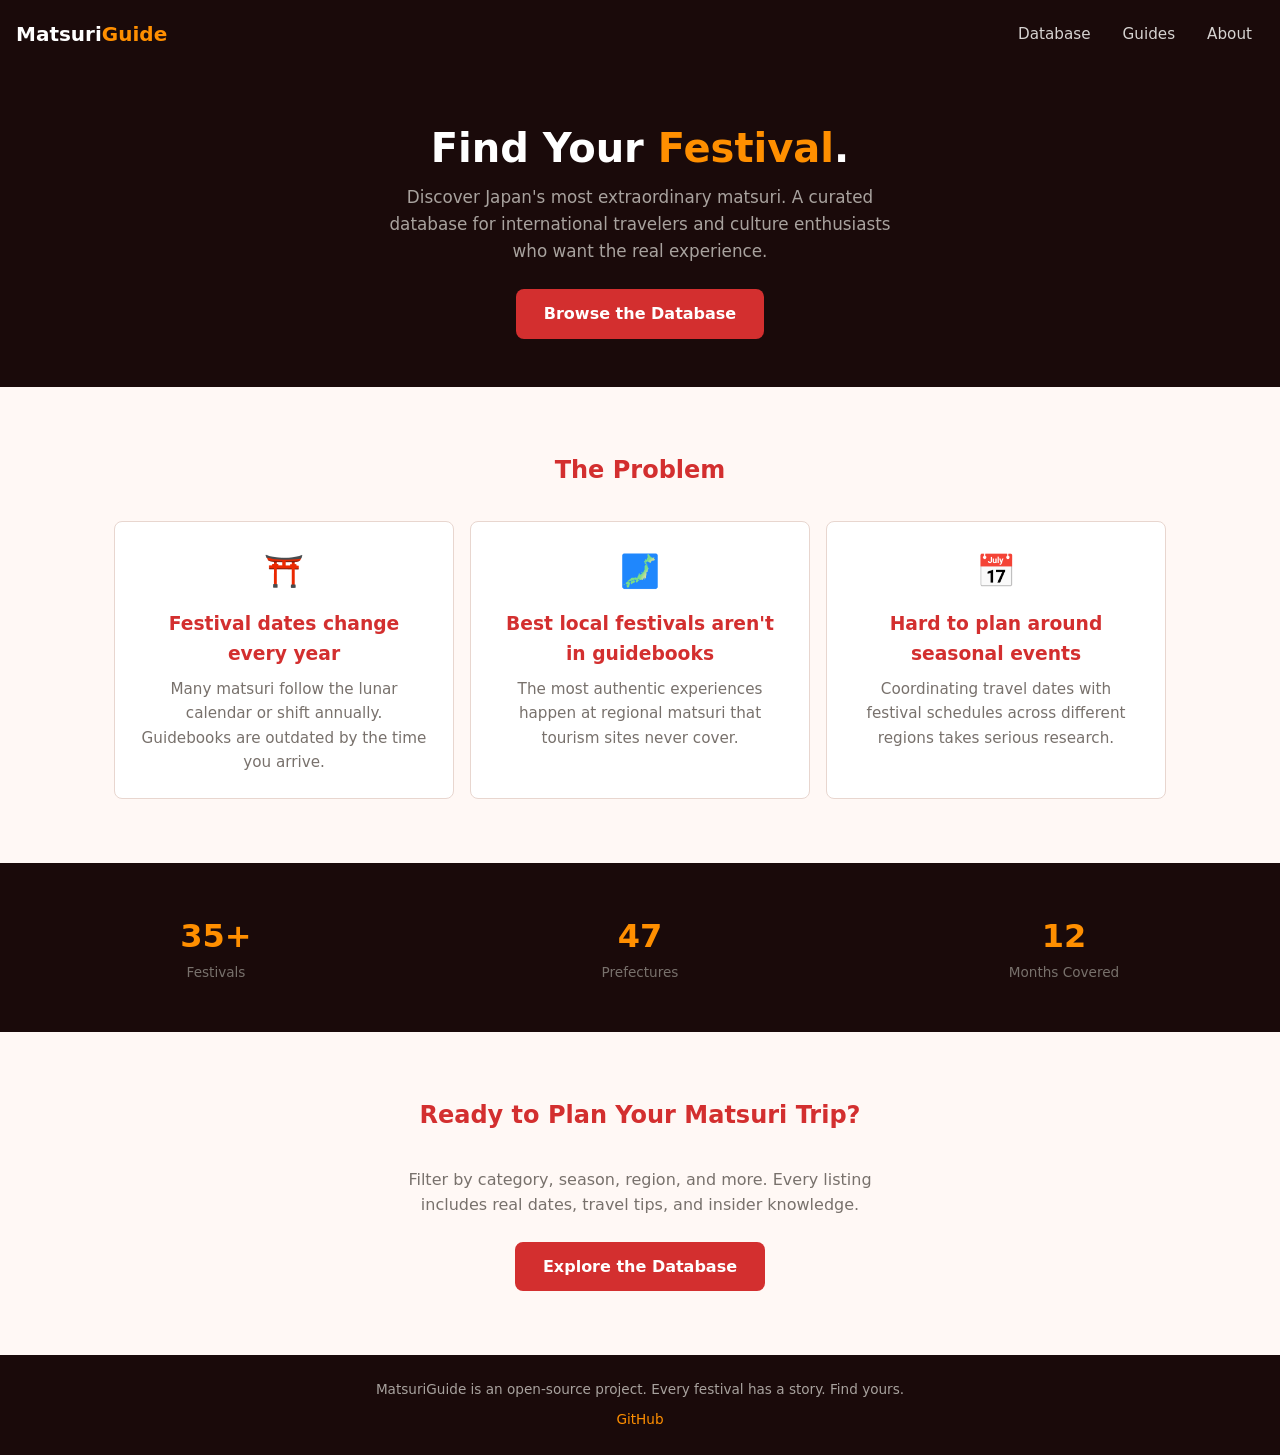
<file: index.html>
<!DOCTYPE html>
<html lang="en">
<head>
<meta charset="UTF-8">
<meta name="viewport" content="width=device-width,initial-scale=1">
<title>MatsuriGuide - Discover Japan's Festivals</title>
<meta name="description" content="A curated database of Japanese festivals (matsuri) for international travelers and culture enthusiasts. Plan your trip around Japan's most extraordinary celebrations.">
<meta property="og:title" content="MatsuriGuide - Discover Japan's Festivals">
<meta property="og:description" content="A curated database of Japanese festivals for international travelers. Find dates, locations, and insider tips for 35+ matsuri.">
<meta property="og:type" content="website">
<meta property="og:url" content="https://humancronadmin.github.io/matsuri-guide/">
<link rel="canonical" href="https://humancronadmin.github.io/matsuri-guide/">
<link rel="icon" href="favicon.svg" type="image/svg+xml">
<link rel="stylesheet" href="css/style.css">
<script async src="https://www.googletagmanager.com/gtag/js?id=G-MXKH7PSKC2"></script>
<script>window.dataLayer=window.dataLayer||[];function gtag(){dataLayer.push(arguments);}gtag("js",new Date());gtag("config","G-MXKH7PSKC2");</script>
<script type="text/javascript">(function(c,l,a,r,i,t,y){c[a]=c[a]||function(){(c[a].q=c[a].q||[]).push(arguments)};t=l.createElement(r);t.async=1;t.src="https://www.clarity.ms/tag/"+i;y=l.getElementsByTagName(r)[0];y.parentNode.insertBefore(t,y);})(window, document, "clarity", "script", "wa1jxs6bmh");</script>

<script type="application/ld+json">{"@context":"https://schema.org","@type":"WebSite","name":"MatsuriGuide","url":"https://humancronadmin.github.io/matsuri-guide/","description":"MatsuriGuide - Japanese festivals, matsuri calendar, summer festivals, fireworks, shrine festivals, regional events","inLanguage":"en","potentialAction":{"@type":"SearchAction","target":{"@type":"EntryPoint","urlTemplate":"https://humancronadmin.github.io/matsuri-guide/?q={search_term_string}"},"query-input":"required name=search_term_string"}}</script>
<script type="application/ld+json">{"@context":"https://schema.org","@type":"CollectionPage","name":"MatsuriGuide","url":"https://humancronadmin.github.io/matsuri-guide/","description":"MatsuriGuide - Japanese festivals, matsuri calendar, summer festivals, fireworks, shrine festivals, regional events","about":{"@type":"Thing","name":"Japanese festivals"},"audience":{"@type":"Audience","audienceType":"travelers and Japan residents who want to experience authentic Japanese festivals"},"isAccessibleForFree":true,"inLanguage":"en"}</script>
<script type="application/ld+json">{"@context":"https://schema.org","@type":"BreadcrumbList","itemListElement":[{"@type":"ListItem","position":1,"name":"Home","item":"https://humancronadmin.github.io/matsuri-guide/"}]}</script>
</head>
<body>
<nav class="nav">
  <a href="index.html" class="nav-brand">Matsuri<span>Guide</span></a>
  <div class="nav-links">
    <a href="database.html">Database</a>
    <a href="#guides">Guides</a>
    <a href="#about">About</a>
  </div>
</nav>
<section class="hero">
  <h1>Find Your <em>Festival</em>.</h1>
  <p>Discover Japan's most extraordinary matsuri. A curated database for international travelers and culture enthusiasts who want the real experience.</p>
  <a href="database.html" class="btn btn-primary">Browse the Database</a>
</section>
<section class="section">
  <h2 class="section-title">The Problem</h2>
  <div class="problem-grid" id="problems"></div>
</section>
<section class="section" style="background:var(--dark);color:#FFF;max-width:none;padding:48px 16px">
  <div class="stats-row" id="stats"></div>
</section>
<section class="section" style="text-align:center">
  <h2 class="section-title">Ready to Plan Your Matsuri Trip?</h2>
  <p style="color:var(--muted);margin-bottom:24px;max-width:480px;margin-left:auto;margin-right:auto">Filter by category, season, region, and more. Every listing includes real dates, travel tips, and insider knowledge.</p>
  <a href="database.html" class="btn btn-primary">Explore the Database</a>
</section>
<footer class="footer" id="about">
  <p>MatsuriGuide is an open-source project. Every festival has a story. Find yours.</p>
  <p style="margin-top:8px"><a href="https://github.com/humancronadmin">GitHub</a></p>
</footer>
<script>
const problems=[
  {icon:"\u26E9\uFE0F",title:"Festival dates change every year",desc:"Many matsuri follow the lunar calendar or shift annually. Guidebooks are outdated by the time you arrive."},
  {icon:"\uD83D\uDDFE",title:"Best local festivals aren't in guidebooks",desc:"The most authentic experiences happen at regional matsuri that tourism sites never cover."},
  {icon:"\uD83D\uDCC5",title:"Hard to plan around seasonal events",desc:"Coordinating travel dates with festival schedules across different regions takes serious research."}
];
const stats=[
  {num:"35+",label:"Festivals"},
  {num:"47",label:"Prefectures"},
  {num:"12",label:"Months Covered"}
];
document.getElementById("problems").innerHTML=problems.map(p=>`<div class="problem-card"><div class="icon">${p.icon}</div><h3>${p.title}</h3><p>${p.desc}</p></div>`).join("");
document.getElementById("stats").innerHTML=stats.map(s=>`<div class="stat"><div class="num">${s.num}</div><div class="label">${s.label}</div></div>`).join("");
</script>
</body>
</html>
</file>
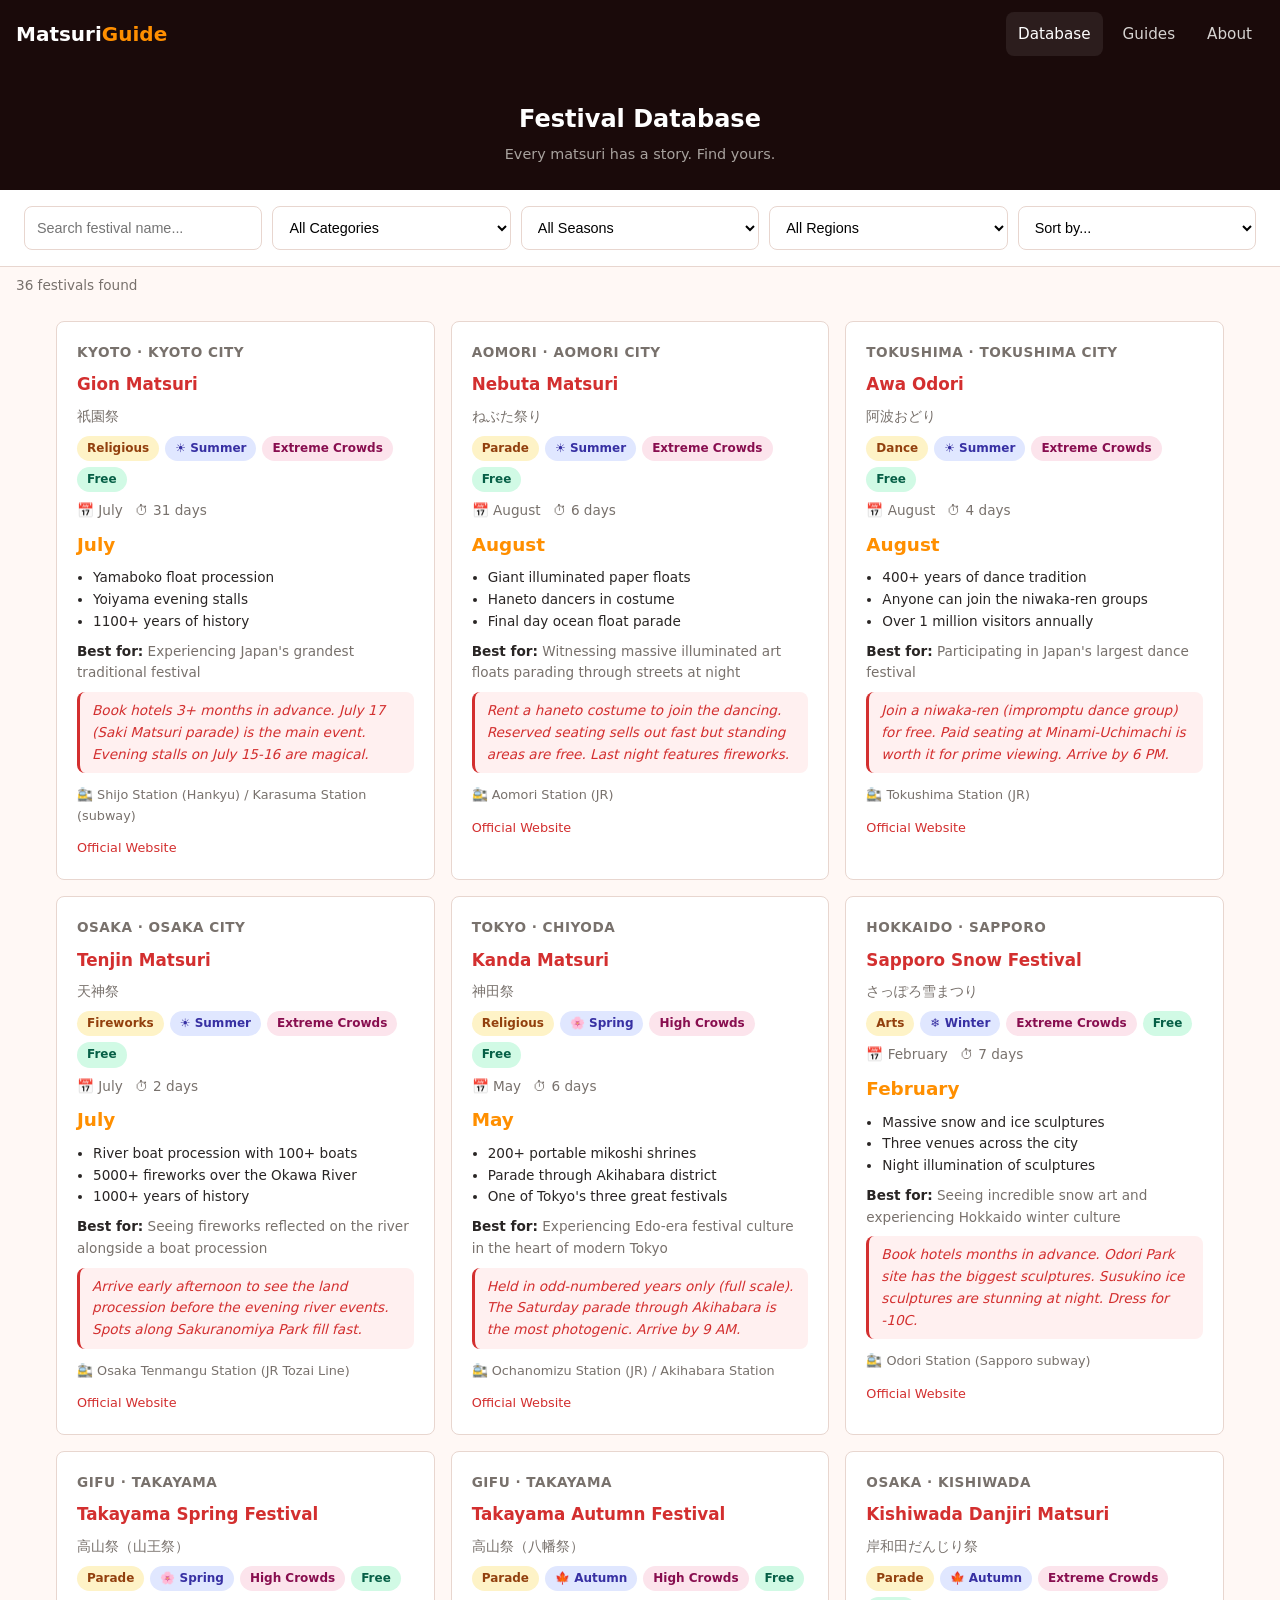
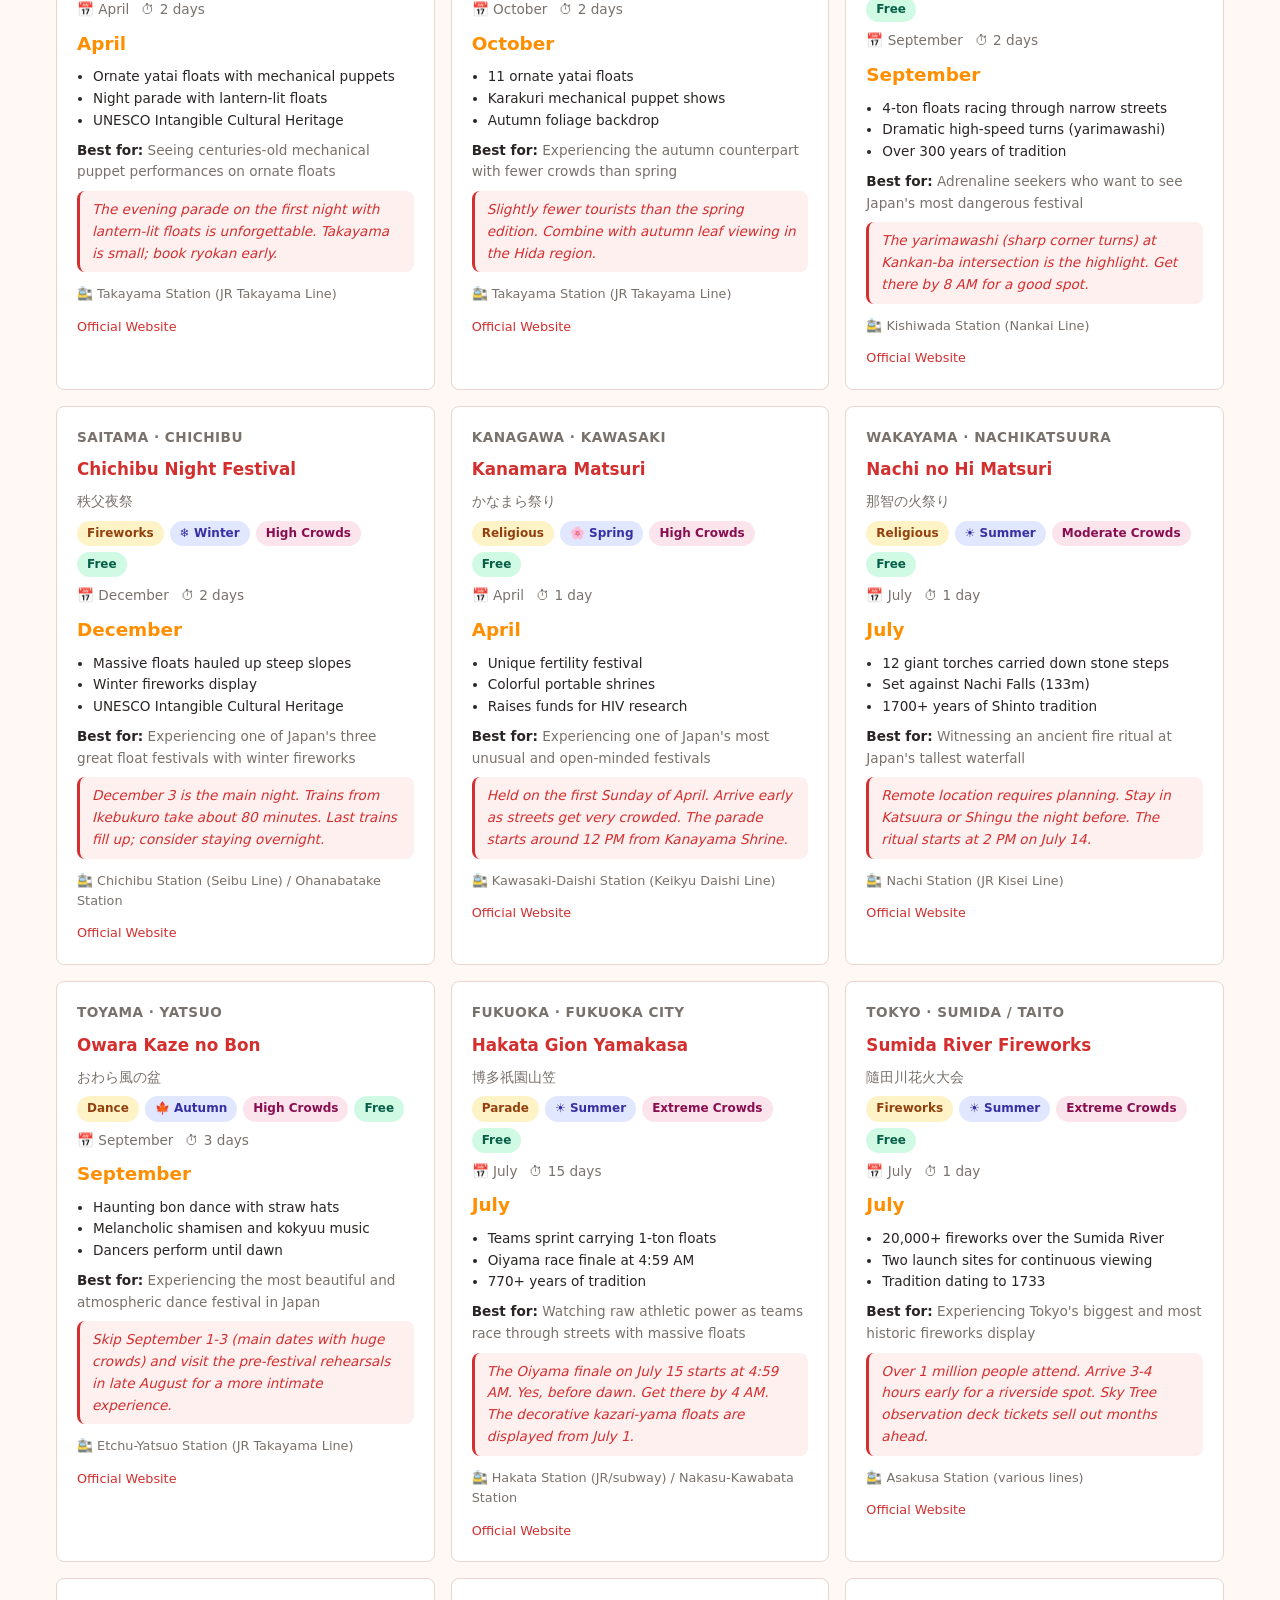
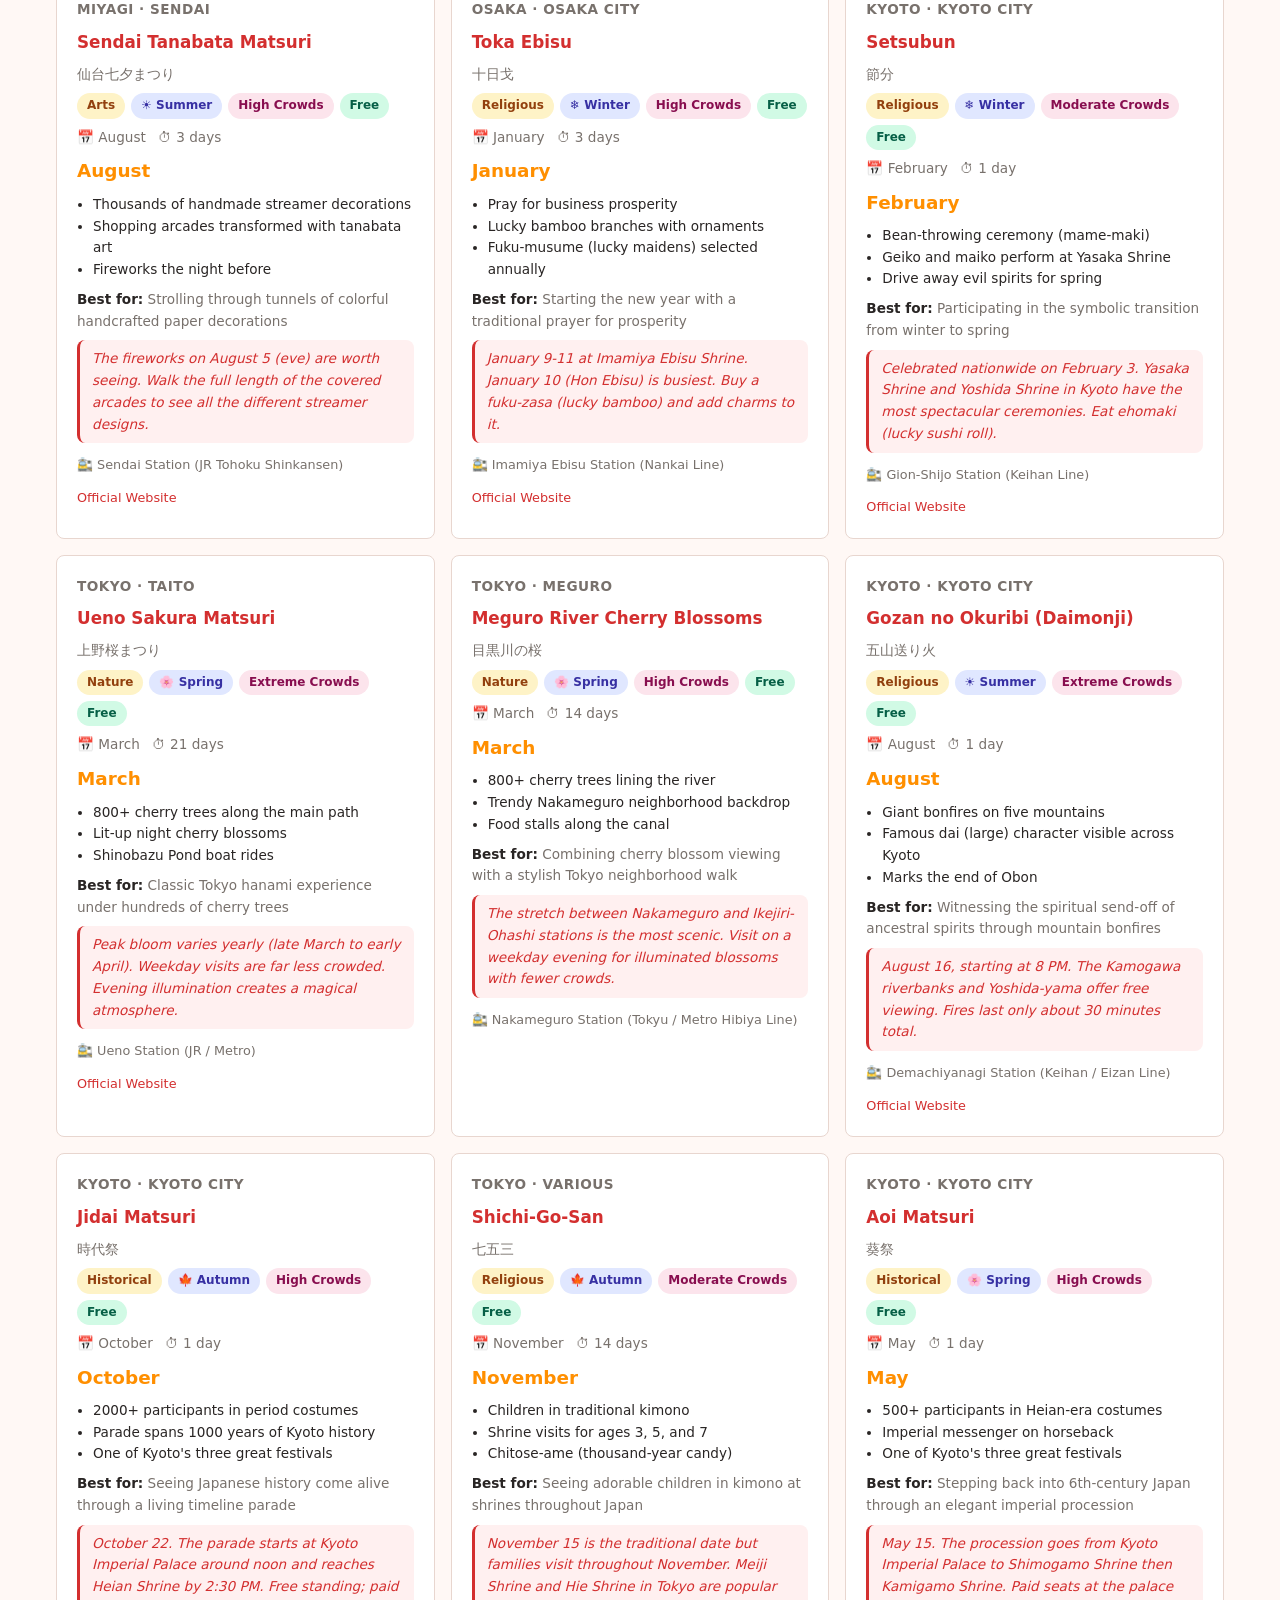
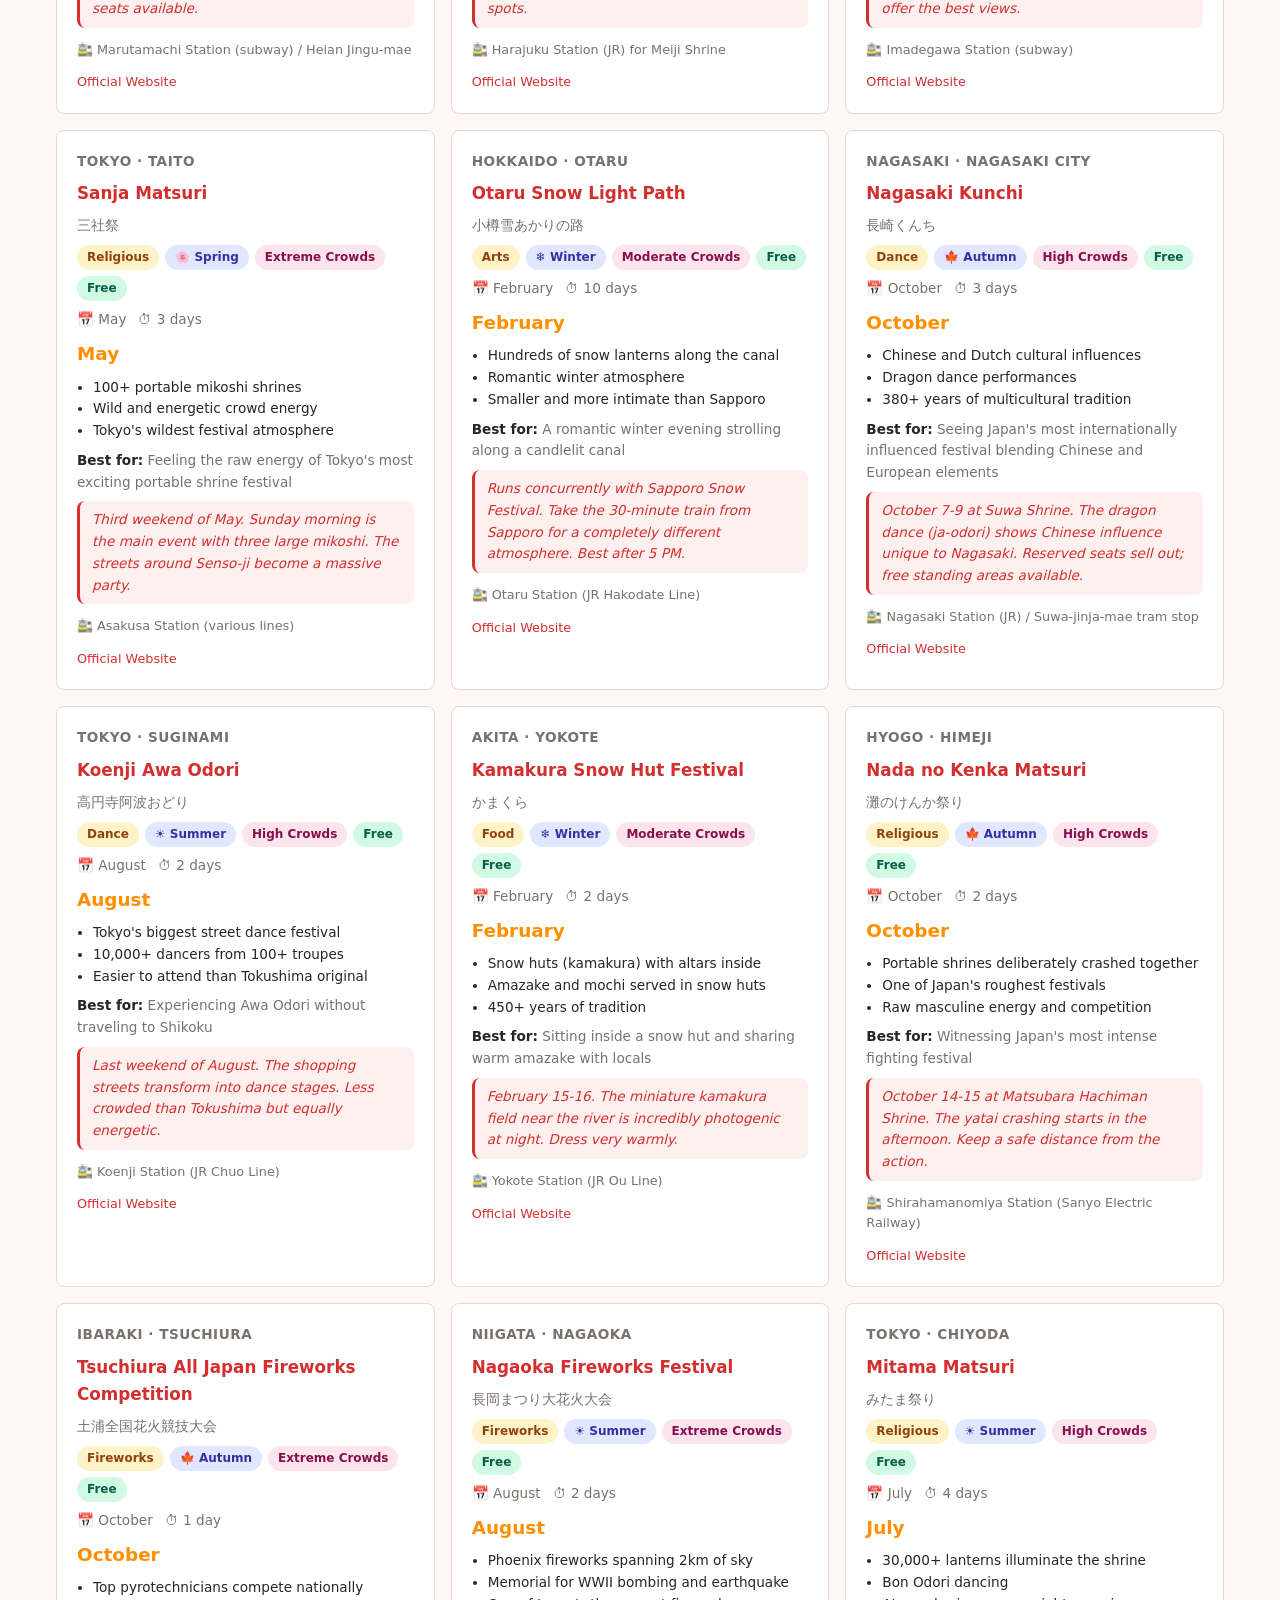
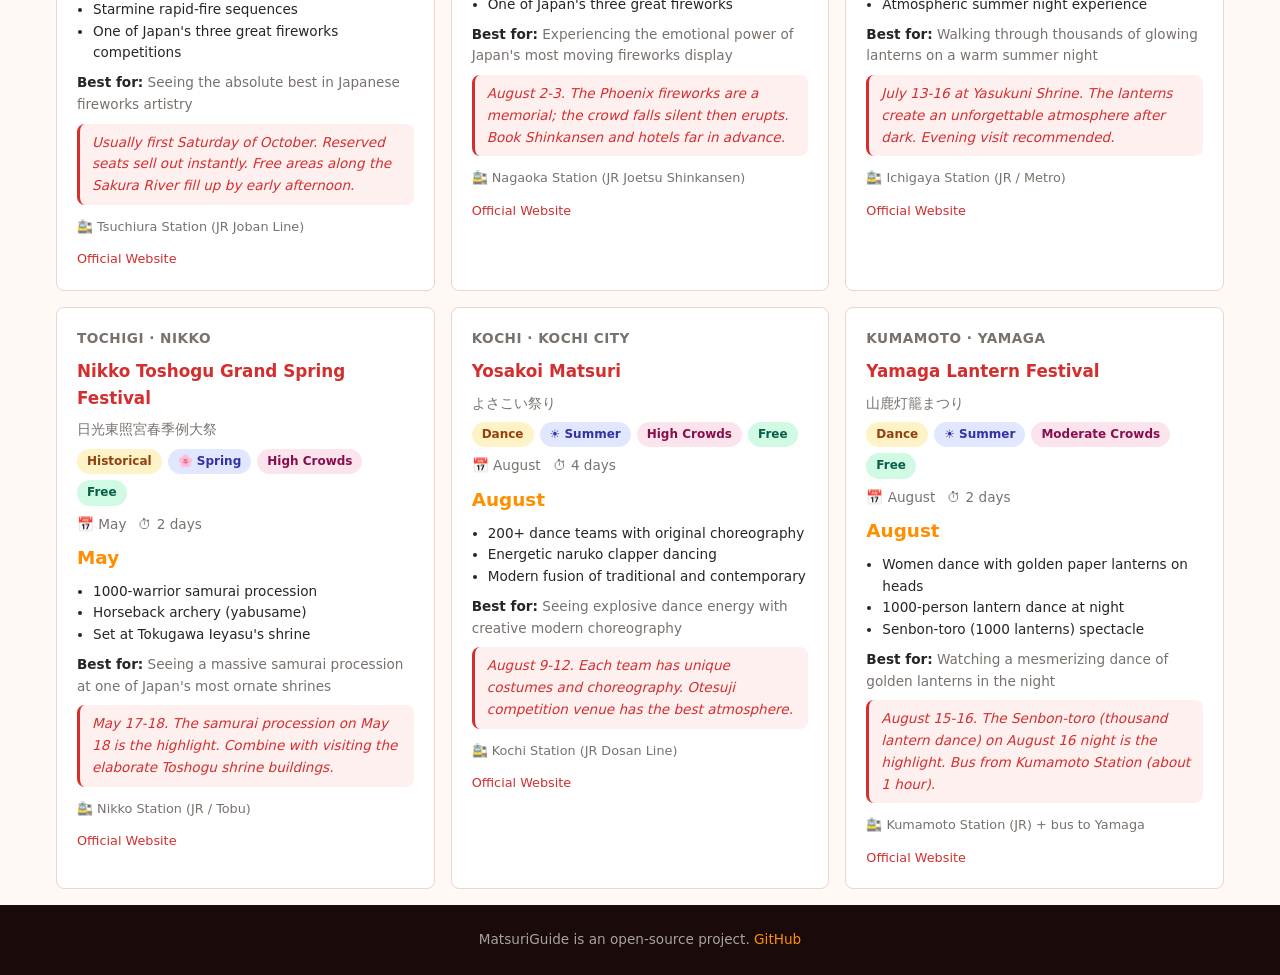
<file: database.html>
<!DOCTYPE html>
<html lang="en">
<head>
<meta charset="UTF-8">
<meta name="viewport" content="width=device-width,initial-scale=1">
<title>Database - MatsuriGuide</title>
<meta name="description" content="Browse and filter 35+ Japanese festivals by category, season, and region. Find dates, travel tips, and insider knowledge for every matsuri.">
<meta property="og:title" content="MatsuriGuide - Festival Database">
<meta property="og:description" content="Browse and filter 35+ Japanese festivals by category, season, region, and month. Plan your perfect matsuri experience.">
<meta property="og:type" content="website">
<meta property="og:url" content="https://humancronadmin.github.io/matsuri-guide/database.html">
<link rel="canonical" href="https://humancronadmin.github.io/matsuri-guide/database.html">
<link rel="icon" href="favicon.svg" type="image/svg+xml">
<link rel="stylesheet" href="css/style.css">
<script async src="https://www.googletagmanager.com/gtag/js?id=G-MXKH7PSKC2"></script>
<script>window.dataLayer=window.dataLayer||[];function gtag(){dataLayer.push(arguments);}gtag("js",new Date());gtag("config","G-MXKH7PSKC2");</script>
<script type="text/javascript">(function(c,l,a,r,i,t,y){c[a]=c[a]||function(){(c[a].q=c[a].q||[]).push(arguments)};t=l.createElement(r);t.async=1;t.src="https://www.clarity.ms/tag/"+i;y=l.getElementsByTagName(r)[0];y.parentNode.insertBefore(t,y);})(window, document, "clarity", "script", "wa1jxs6bmh");</script>
</head>
<body>
<nav class="nav">
  <a href="index.html" class="nav-brand">Matsuri<span>Guide</span></a>
  <div class="nav-links">
    <a href="database.html" class="active">Database</a>
    <a href="index.html#guides">Guides</a>
    <a href="index.html#about">About</a>
  </div>
</nav>
<div class="db-header">
  <h1>Festival Database</h1>
  <p>Every matsuri has a story. Find yours.</p>
</div>
<div class="filters">
  <input type="search" id="search" placeholder="Search festival name...">
  <select id="category"><option value="">All Categories</option></select>
  <select id="season"><option value="">All Seasons</option></select>
  <select id="region"><option value="">All Regions</option></select>
  <select id="sort">
    <option value="">Sort by...</option>
    <option value="month">Month (Chronological)</option>
    <option value="name">Name A-Z</option>
  </select>
</div>
<div class="result-count" id="resultCount"></div>
<div class="product-grid" id="grid"></div>
<footer class="footer">
  <p>MatsuriGuide is an open-source project. <a href="https://github.com/humancronadmin">GitHub</a></p>
</footer>
<script src="js/database.js"></script>
</body>
</html>
</file>
<file: css/style.css>
*,*::before,*::after{box-sizing:border-box;margin:0;padding:0}
:root{--red:#D32F2F;--gold:#FF8F00;--dark:#1A0A0A;--light:#FFF8F5;--card:#FFFFFF;--text:#292524;--muted:#78716C;--border:#E8D6CF;--radius:8px}
body{font-family:'Segoe UI',system-ui,-apple-system,sans-serif;color:var(--text);background:var(--light);line-height:1.6}
a{color:var(--red);text-decoration:none}
a:hover{color:var(--gold)}

/* NAV */
.nav{background:var(--dark);padding:12px 16px;display:flex;align-items:center;justify-content:space-between;position:sticky;top:0;z-index:100}
.nav-brand{color:#FFF;font-size:1.25rem;font-weight:700}
.nav-brand span{color:var(--gold)}
.nav-links{display:flex;gap:8px}
.nav-links a{color:#D6D3D1;font-size:.9rem;padding:10px 12px;min-height:44px;display:flex;align-items:center;border-radius:var(--radius)}
.nav-links a:hover,.nav-links a.active{color:#FFF;background:rgba(255,255,255,.08)}

/* HERO */
.hero{background:var(--dark);color:#FFF;padding:56px 16px 48px;text-align:center}
.hero h1{font-size:2rem;margin-bottom:12px;line-height:1.2}
.hero h1 em{color:var(--gold);font-style:normal}
.hero p{color:#A8A29E;font-size:1.05rem;max-width:520px;margin:0 auto 24px}
.btn{display:inline-flex;align-items:center;justify-content:center;min-height:44px;padding:12px 28px;border-radius:var(--radius);font-weight:600;font-size:1rem;cursor:pointer;border:none;transition:background .2s}
.btn-primary{background:var(--red);color:#FFF}
.btn-primary:hover{background:#B71C1C;color:#FFF}

/* SECTIONS */
.section{padding:48px 16px;max-width:1100px;margin:0 auto}
.section-title{font-size:1.5rem;color:var(--red);text-align:center;margin-bottom:32px}

/* PROBLEM CARDS */
.problem-grid{display:grid;gap:16px}
.problem-card{background:var(--card);border:1px solid var(--border);border-radius:var(--radius);padding:24px;text-align:center}
.problem-card .icon{font-size:2rem;margin-bottom:12px}
.problem-card h3{color:var(--red);margin-bottom:8px}
.problem-card p{color:var(--muted);font-size:.95rem}

/* STATS */
.stats-row{display:flex;flex-wrap:wrap;justify-content:center;gap:24px;text-align:center}
.stat{flex:1;min-width:120px}
.stat .num{font-size:2rem;font-weight:700;color:var(--gold)}
.stat .label{font-size:.85rem;color:var(--muted)}

/* FOOTER */
.footer{background:var(--dark);color:#A8A29E;padding:24px 16px;text-align:center;font-size:.85rem}
.footer a{color:var(--gold)}

/* DATABASE PAGE */
.db-header{background:var(--dark);color:#FFF;padding:32px 16px 24px;text-align:center}
.db-header h1{font-size:1.5rem;margin-bottom:4px}
.db-header p{color:#A8A29E;font-size:.9rem}

.filters{background:var(--card);border-bottom:1px solid var(--border);padding:16px;display:flex;flex-wrap:wrap;gap:10px;position:sticky;top:52px;z-index:90}
.filters select,.filters input{min-height:44px;padding:8px 12px;border:1px solid var(--border);border-radius:var(--radius);font-size:.9rem;background:#FFF;flex:1;min-width:140px}
.filters input[type="search"]{min-width:200px}
.result-count{padding:8px 16px;font-size:.85rem;color:var(--muted)}

.product-grid{display:grid;gap:16px;padding:16px;max-width:1200px;margin:0 auto}
.product-card{background:var(--card);border:1px solid var(--border);border-radius:var(--radius);padding:20px;display:flex;flex-direction:column;gap:8px}
.product-card h3{font-size:1.05rem;color:var(--red)}
.product-card .name-ja{font-size:.85rem;color:var(--muted)}
.product-card .prefecture{font-size:.85rem;color:var(--muted);font-weight:600;text-transform:uppercase;letter-spacing:.5px}
.badges{display:flex;flex-wrap:wrap;gap:6px}
.badge{display:inline-block;padding:3px 10px;border-radius:20px;font-size:.75rem;font-weight:600}
.badge-cat{background:#FEF3C7;color:#92400E}
.badge-season{background:#E0E7FF;color:#3730A3}
.badge-crowd{background:#FCE4EC;color:#880E4F}
.badge-free{background:#D1FAE5;color:#065F46}
.badge-paid{background:#FFF3E0;color:#E65100}
.product-meta{display:flex;flex-wrap:wrap;gap:12px;font-size:.85rem;color:var(--muted)}
.product-meta span{display:flex;align-items:center;gap:4px}
.product-month{font-size:1.15rem;font-weight:700;color:var(--gold)}
.product-highlights{font-size:.85rem;color:var(--text)}
.product-highlights li{margin-left:16px}
.product-best{font-size:.85rem;color:var(--muted)}
.product-best strong{color:var(--text)}
.travel-tip{font-size:.85rem;font-style:italic;color:var(--red);background:#FFF0F0;padding:8px 12px;border-radius:var(--radius);border-left:3px solid var(--red)}
.station-link{font-size:.8rem;color:var(--muted);margin-top:4px}
.station-link a{color:var(--red);font-size:.8rem}

/* RESPONSIVE */
@media(min-width:480px){
  .hero h1{font-size:2.5rem}
  .problem-grid{grid-template-columns:repeat(3,1fr)}
  .product-grid{grid-template-columns:repeat(2,1fr)}
  .nav-links a{font-size:.95rem}
}
@media(min-width:768px){
  .product-grid{grid-template-columns:repeat(3,1fr)}
  .section{padding:64px 24px}
  .filters{padding:16px 24px}
}
</file>
